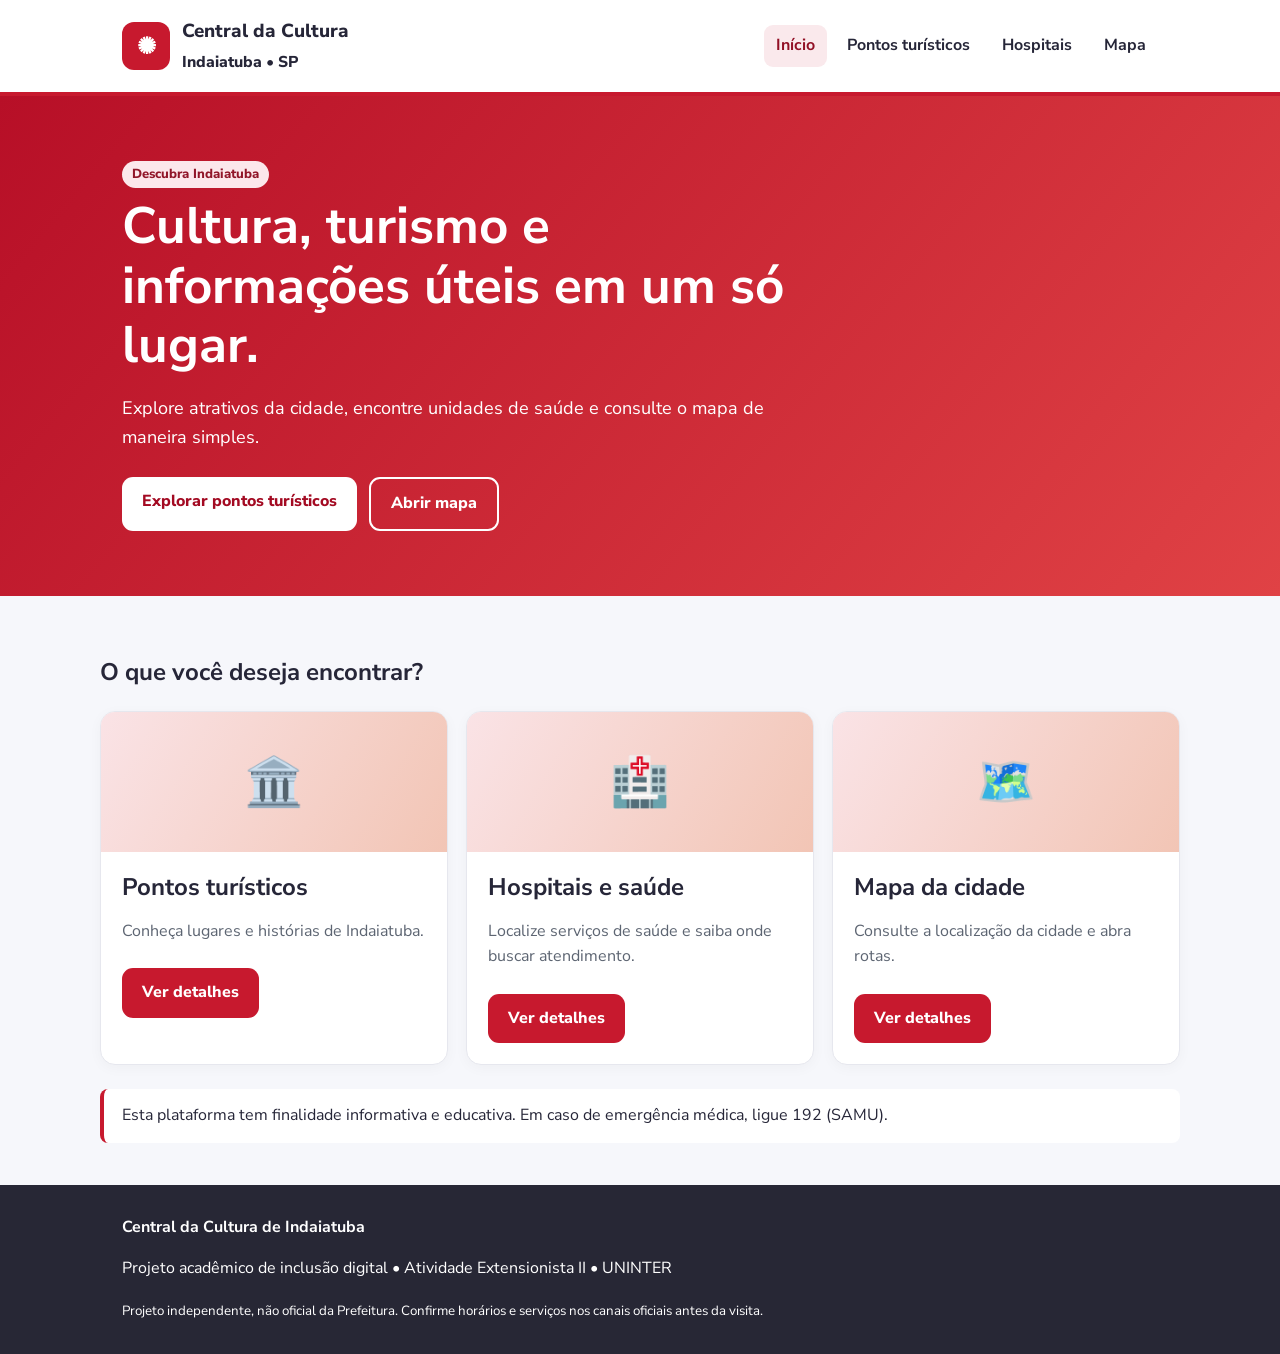
<file: index.html>
<!DOCTYPE html>
<html lang="pt-BR">
<head>
    <meta charset="UTF-8">
    <meta name="viewport" content="width=device-width, initial-scale=1">
    <meta name="description" content="Central da Cultura de Indaiatuba: pontos turísticos, serviços de saúde e mapa da cidade.">
    <title>Início | Central da Cultura de Indaiatuba</title>
    <link rel="stylesheet" href="css/style.css">
</head>
<body>
    <a class="skip" href="#conteudo">Pular para o conteúdo</a>

    <header class="topo">
        <div class="wrap">
            <a class="marca" href="index.html">
                <span class="marca-icone" aria-hidden="true">✺</span>
                <span>Central da Cultura<br><small>Indaiatuba • SP</small></span>
            </a>
            <nav class="nav" aria-label="Navegação principal">
                <a href="index.html" aria-current="page">Início</a>
                <a href="pontos-turisticos.html">Pontos turísticos</a>
                <a href="hospitais.html">Hospitais</a>
                <a href="mapa.html">Mapa</a>
            </nav>
        </div>
    </header>

    <main id="conteudo">
        <section class="hero">
            <div class="wrap">
                <span class="pill">Descubra Indaiatuba</span>
                <h1>Cultura, turismo e informações úteis em um só lugar.</h1>
                <p>Explore atrativos da cidade, encontre unidades de saúde e consulte o mapa de maneira simples.</p>
                <div class="actions">
                    <a class="btn light" href="pontos-turisticos.html">Explorar pontos turísticos</a>
                    <a class="btn outline" href="mapa.html">Abrir mapa</a>
                </div>
            </div>
        </section>

        <section class="section wrap">
            <h2>O que você deseja encontrar?</h2>

            <div class="grid">
                <!-- ========================================== -->
                <!-- OPCIONAL: Pontos Turísticos                -->
                <!-- ========================================== -->
                <article class="card">
                    <div class="visual" aria-hidden="true">
                        <!-- Se quiser colocar uma foto aqui, basta usar o modelo abaixo: -->
                        <!-- <img src="museu.png" alt="Pontos Turísticos" style="width: 100%; height: 100%; object-fit: cover;"> -->
                        <span style="font-size: 3rem;">🏛️</span>
                    </div>
                    
                    <div class="card-content">
                        <h2>Pontos turísticos</h2>
                        <p>Conheça lugares e histórias de Indaiatuba.</p>
                        <a class="btn" href="pontos-turisticos.html">Ver detalhes</a>
                    </div>
                </article>

                <!-- ========================================== -->
                <!-- OPCIONAL: Hospitais e Saúde                -->
                <!-- ========================================== -->
                <article class="card">
                    <div class="visual" aria-hidden="true">
                        <!-- Exemplo com imagem: <img src="hospitais.png" alt="Saúde" style="width: 100%; height: 100%; object-fit: cover;"> -->
                        <span style="font-size: 3rem;">🏥</span>
                    </div>

                    <div class="card-content">
                        <h2>Hospitais e saúde</h2>
                        <p>Localize serviços de saúde e saiba onde buscar atendimento.</p>
                        <a class="btn" href="hospitais.html">Ver detalhes</a>
                    </div>
                </article>

                <!-- ========================================== -->
                <!-- OPCIONAL: Mapa da Cidade                   -->
                <!-- ========================================== -->
                <article class="card">
                    <div class="visual" aria-hidden="true">
                        <!-- Exemplo com imagem: <img src="mapa.png" alt="Mapa" style="width: 100%; height: 100%; object-fit: cover;"> -->
                        <span style="font-size: 3rem;">🗺️</span>
                    </div>

                    <div class="card-content">
                        <h2>Mapa da cidade</h2>
                        <p>Consulte a localização da cidade e abra rotas.</p>
                        <a class="btn" href="mapa.html">Ver detalhes</a>
                    </div>
                </article>
            </div>

            <div class="notice">
                Esta plataforma tem finalidade informativa e educativa. Em caso de emergência médica, ligue 192 (SAMU).
            </div>
        </section>
    </main>

    <footer class="footer">
        <div class="wrap">
            <strong>Central da Cultura de Indaiatuba</strong>
            <p>Projeto acadêmico de inclusão digital • Atividade Extensionista II • UNINTER</p>
            <small>Projeto independente, não oficial da Prefeitura. Confirme horários e serviços nos canais oficiais antes da visita.</small>
        </div>
    </footer>
</body>
</html>
</file>
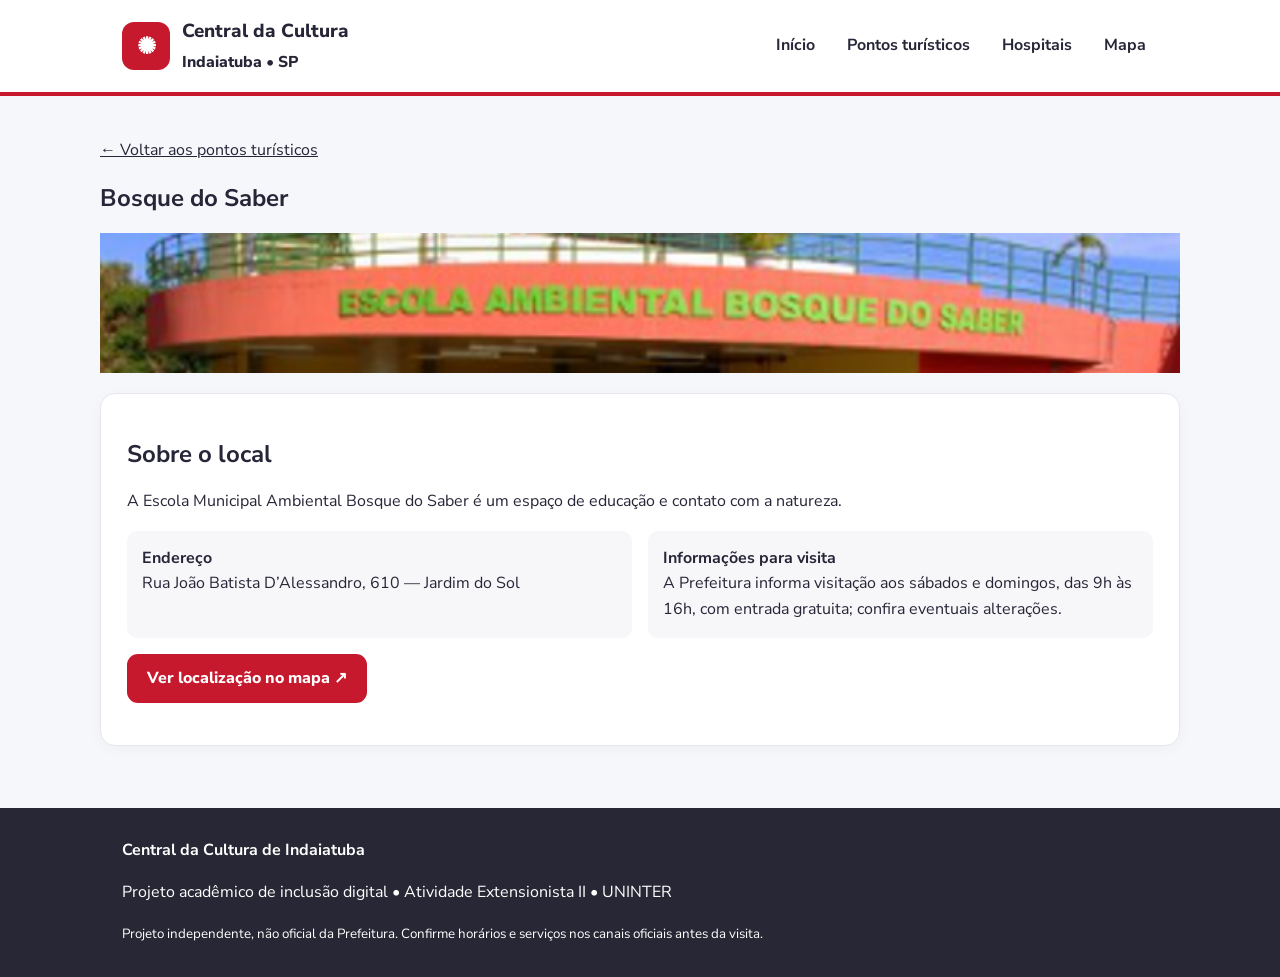
<file: bosque.html>
<!DOCTYPE html>
<html lang="pt-BR">
<head>
    <meta charset="UTF-8">
    <meta name="viewport" content="width=device-width, initial-scale=1">
    <meta name="description" content="Central da Cultura de Indaiatuba: pontos turísticos, serviços de saúde e mapa da cidade.">
    <title>Bosque do Saber | Central da Cultura de Indaiatuba</title>
    <link rel="stylesheet" href="css/style.css">
</head>
<body>
    <a class="skip" href="#conteudo">Pular para o conteúdo</a>

    <header class="topo">
        <div class="wrap">
            <a class="marca" href="index.html">
                <span class="marca-icone" aria-hidden="true">✺</span>
                <span>Central da Cultura<br><small>Indaiatuba • SP</small></span>
            </a>
            <nav class="nav" aria-label="Navegação principal">
                <a href="index.html">Início</a>
                <a href="pontos-turisticos.html">Pontos turísticos</a>
                <a href="hospitais.html">Hospitais</a>
                <a href="mapa.html">Mapa</a>
            </nav>
        </div>
    </header>

    <main id="conteudo">
        <section class="section wrap">
            <a href="pontos-turisticos.html">← Voltar aos pontos turísticos</a>
            <h1>Bosque do Saber</h1>

            <!-- ============================================================ -->
            <!-- ESPAÇO PARA A FOTO DO BOSQUE DO SABER                        -->
            <!-- ============================================================ -->
            <div class="visual" aria-hidden="true">
                        <img src="bosque2.png" alt="Bosque do saber" style="width: 100%; height: 100%; object-fit: cover;">
                    </div>

            <div class="panel">
                <h2>Sobre o local</h2>
                <p>A Escola Municipal Ambiental Bosque do Saber é um espaço de educação e contato com a natureza.</p>

                <div class="details">
                    <div class="fact">
                        <strong>Endereço</strong>
                        Rua João Batista D’Alessandro, 610 — Jardim do Sol
                    </div>
                    <div class="fact">
                        <strong>Informações para visita</strong>
                        A Prefeitura informa visitação aos sábados e domingos, das 9h às 16h, com entrada gratuita; confira eventuais alterações.
                    </div>
                </div>

                <p>
                    <a class="btn" href="https://www.google.com/maps/search/?api=1&amp;query=Bosque%20do%20Saber%20Rua%20Jo%C3%A3o%20Batista%20D%E2%80%99Alessandro%2C%20610%20%E2%80%94%20Jardim%20do%20Sol%20Indaiatuba%20SP" target="_blank" rel="noopener noreferrer">Ver localização no mapa ↗</a>
                </p>
            </div>
        </section>
    </main>

    <footer class="footer">
        <div class="wrap">
            <strong>Central da Cultura de Indaiatuba</strong>
            <p>Projeto acadêmico de inclusão digital • Atividade Extensionista II • UNINTER</p>
            <small>Projeto independente, não oficial da Prefeitura. Confirme horários e serviços nos canais oficiais antes da visita.</small>
        </div>
    </footer>
</body>
</html>
</file>
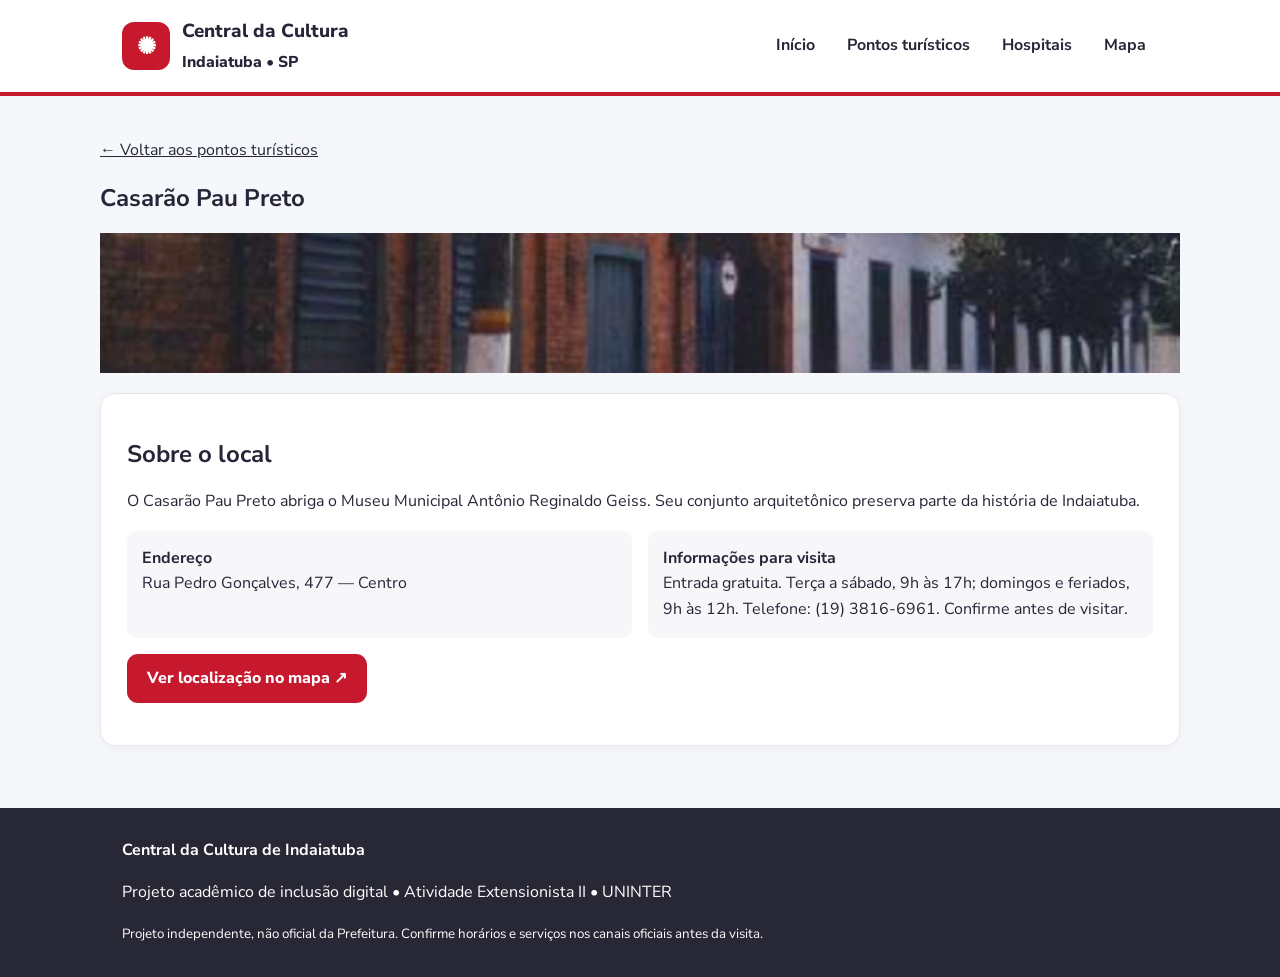
<file: casarao.html>
<!DOCTYPE html>
<html lang="pt-BR">
<head>
    <meta charset="UTF-8">
    <meta name="viewport" content="width=device-width, initial-scale=1">
    <meta name="description" content="Central da Cultura de Indaiatuba: pontos turísticos, serviços de saúde e mapa da cidade.">
    <title>Casarão Pau Preto | Central da Cultura de Indaiatuba</title>
    <link rel="stylesheet" href="css/style.css">
</head>
<body>
    <a class="skip" href="#conteudo">Pular para o conteúdo</a>

    <header class="topo">
        <div class="wrap">
            <a class="marca" href="index.html">
                <span class="marca-icone" aria-hidden="true">✺</span>
                <span>Central da Cultura<br><small>Indaiatuba • SP</small></span>
            </a>
            <nav class="nav" aria-label="Navegação principal">
                <a href="index.html">Início</a>
                <a href="pontos-turisticos.html">Pontos turísticos</a>
                <a href="hospitais.html">Hospitais</a>
                <a href="mapa.html">Mapa</a>
            </nav>
        </div>
    </header>

    <main id="conteudo">
        <section class="section wrap">
            <a href="pontos-turisticos.html">← Voltar aos pontos turísticos</a>
            <h1>Casarão Pau Preto</h1>

            <!-- ============================================================ -->
            <!-- ESPAÇO PARA A FOTO DO CASARÃO PAU PRETO                      -->
            <!-- ============================================================ -->
            <div class="visual" aria-hidden="true">
                        <img src="museu2.png" alt="Casarão Pau Preto" style="width: 100%; height: 100%; object-fit: cover;">
                    </div>

            <div class="panel">
                <h2>Sobre o local</h2>
                <p>O Casarão Pau Preto abriga o Museu Municipal Antônio Reginaldo Geiss. Seu conjunto arquitetônico preserva parte da história de Indaiatuba.</p>

                <div class="details">
                    <div class="fact">
                        <strong>Endereço</strong>
                        Rua Pedro Gonçalves, 477 — Centro
                    </div>
                    <div class="fact">
                        <strong>Informações para visita</strong>
                        Entrada gratuita. Terça a sábado, 9h às 17h; domingos e feriados, 9h às 12h. Telefone: (19) 3816-6961. Confirme antes de visitar.
                    </div>
                </div>

                <p>
                    <a class="btn" href="https://www.google.com/maps/search/?api=1&amp;query=Casar%C3%A3o%20Pau%20Preto%20Rua%20Pedro%20Gon%C3%A7alves%2C%20477%20%E2%80%94%20Centro%20Indaiatuba%20SP" target="_blank" rel="noopener noreferrer">Ver localização no mapa ↗</a>
                </p>
            </div>
        </section>
    </main>

    <footer class="footer">
        <div class="wrap">
            <strong>Central da Cultura de Indaiatuba</strong>
            <p>Projeto acadêmico de inclusão digital • Atividade Extensionista II • UNINTER</p>
            <small>Projeto independente, não oficial da Prefeitura. Confirme horários e serviços nos canais oficiais antes da visita.</small>
        </div>
    </footer>
</body>
</html>
</file>
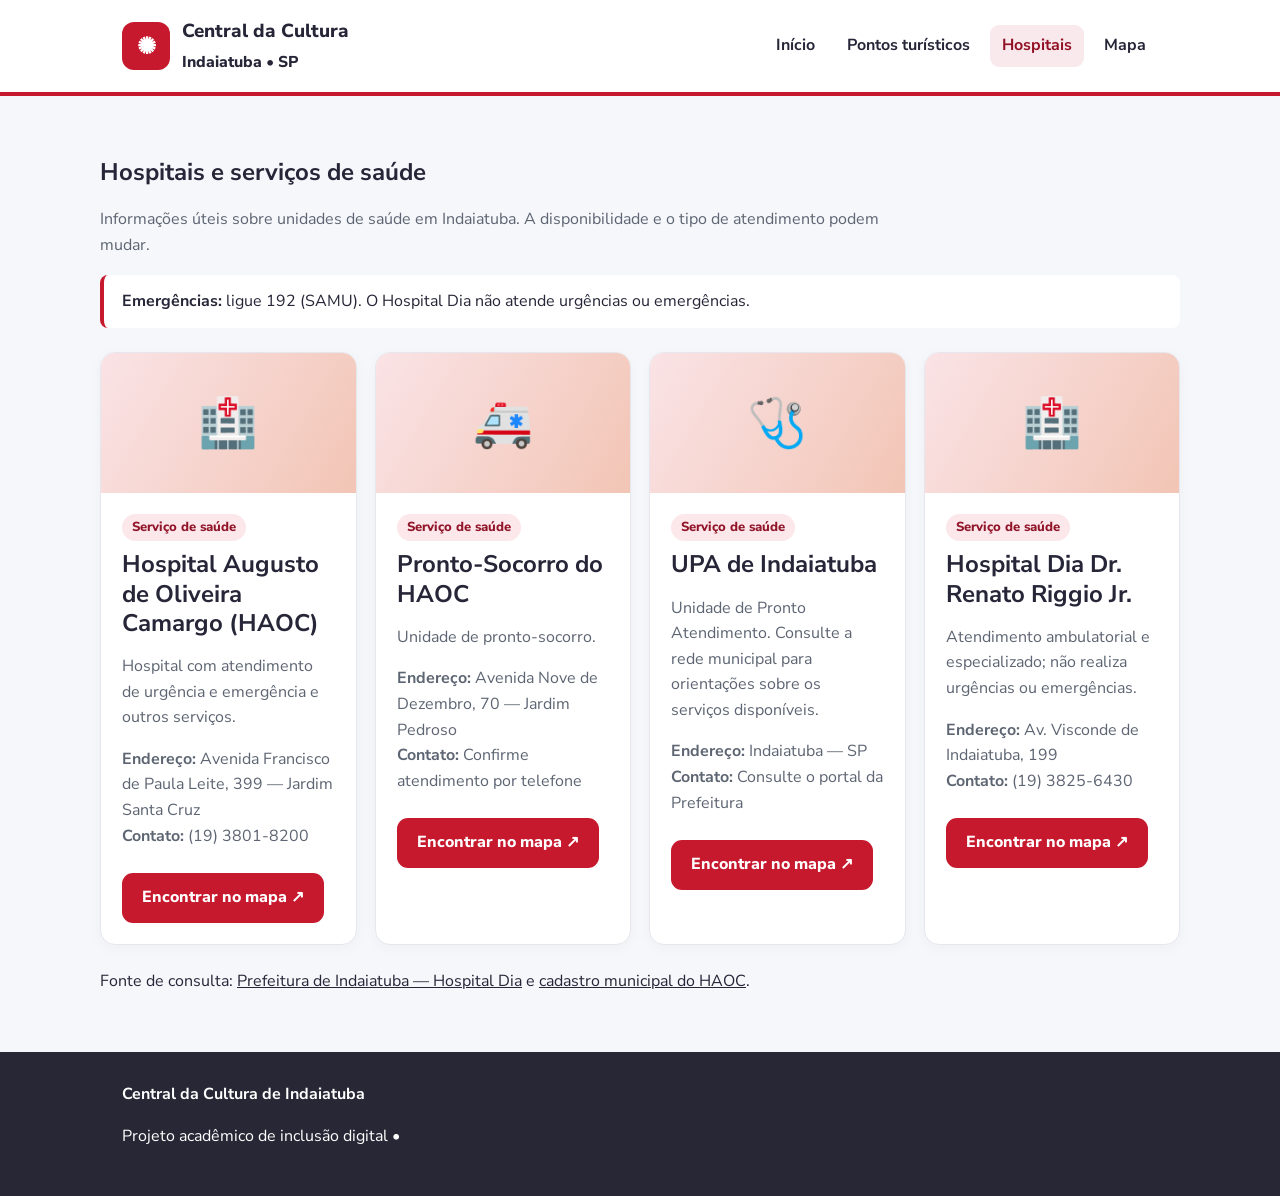
<file: hospitais.html>
<!DOCTYPE html>
<html lang="pt-BR">
<head>
    <meta charset="UTF-8">
    <meta name="viewport" content="width=device-width, initial-scale=1">
    <meta name="description" content="Central da Cultura de Indaiatuba: pontos turísticos, serviços de saúde e mapa da cidade.">
    <title>Hospitais e serviços de saúde | Central da Cultura de Indaiatuba</title>
    <link rel="stylesheet" href="css/style.css">
</head>
<body>
    <a class="skip" href="#conteudo">Pular para o conteúdo</a>

    <header class="topo">
        <div class="wrap">
            <a class="marca" href="index.html">
                <span class="marca-icone" aria-hidden="true">✺</span>
                <span>Central da Cultura<br><small>Indaiatuba • SP</small></span>
            </a>
            <nav class="nav" aria-label="Navegação principal">
                <a href="index.html">Início</a>
                <a href="pontos-turisticos.html">Pontos turísticos</a>
                <a href="hospitais.html" aria-current="page">Hospitais</a>
                <a href="mapa.html">Mapa</a>
            </nav>
        </div>
    </header>

    <main id="conteudo">
        <section class="section wrap">
            <h1>Hospitais e serviços de saúde</h1>
            <p class="sub">Informações úteis sobre unidades de saúde em Indaiatuba. A disponibilidade e o tipo de atendimento podem mudar.</p>

            <div class="notice">
                <strong>Emergências:</strong> ligue 192 (SAMU). O Hospital Dia não atende urgências ou emergências.
            </div>

            <div class="grid">
                <!-- ========================================== -->
                <!-- UNIDADE 1: Hospital Augusto de Oliveira Camargo -->
                <!-- ========================================== -->
                <article class="card">
                    <div class="visual" aria-hidden="true">
                        <!-- Se quiser colocar uma imagem, use: -->
                        <!-- <img src="haoc.png" alt="HAOC" style="width: 100%; height: 100%; object-fit: cover;"> -->
                        <span style="font-size: 3rem;">🏥</span>
                    </div>

                    <div class="card-content">
                        <span class="pill">Serviço de saúde</span>
                        <h2>Hospital Augusto de Oliveira Camargo (HAOC)</h2>
                        <p>Hospital com atendimento de urgência e emergência e outros serviços.</p>
                        <p>
                            <strong>Endereço:</strong> Avenida Francisco de Paula Leite, 399 — Jardim Santa Cruz<br>
                            <strong>Contato:</strong> (19) 3801-8200
                        </p>
                        <a class="btn" target="_blank" rel="noopener noreferrer" href="https://www.google.com/maps/search/?api=1&amp;query=Hospital%20Augusto%20de%20Oliveira%20Camargo%20Indaiatuba%20SP">Encontrar no mapa ↗</a>
                    </div>
                </article>

                <!-- ========================================== -->
                <!-- UNIDADE 2: Pronto-Socorro do HAOC          -->
                <!-- ========================================== -->
                <article class="card">
                    <div class="visual" aria-hidden="true">
                        <span style="font-size: 3rem;">🚑</span>
                    </div>

                    <div class="card-content">
                        <span class="pill">Serviço de saúde</span>
                        <h2>Pronto-Socorro do HAOC</h2>
                        <p>Unidade de pronto-socorro.</p>
                        <p>
                            <strong>Endereço:</strong> Avenida Nove de Dezembro, 70 — Jardim Pedroso<br>
                            <strong>Contato:</strong> Confirme atendimento por telefone
                        </p>
                        <a class="btn" target="_blank" rel="noopener noreferrer" href="https://www.google.com/maps/search/?api=1&amp;query=Pronto%20Socorro%20HAOC%20Indaiatuba%20SP">Encontrar no mapa ↗</a>
                    </div>
                </article>

                <!-- ========================================== -->
                <!-- UNIDADE 3: UPA de Indaiatuba               -->
                <!-- ========================================== -->
                <article class="card">
                    <div class="visual" aria-hidden="true">
                        <span style="font-size: 3rem;">🩺</span>
                    </div>

                    <div class="card-content">
                        <span class="pill">Serviço de saúde</span>
                        <h2>UPA de Indaiatuba</h2>
                        <p>Unidade de Pronto Atendimento. Consulte a rede municipal para orientações sobre os serviços disponíveis.</p>
                        <p>
                            <strong>Endereço:</strong> Indaiatuba — SP<br>
                            <strong>Contato:</strong> Consulte o portal da Prefeitura
                        </p>
                        <a class="btn" target="_blank" rel="noopener noreferrer" href="https://www.google.com/maps/search/?api=1&amp;query=UPA%20Indaiatuba%20SP">Encontrar no mapa ↗</a>
                    </div>
                </article>

                <!-- ========================================== -->
                <!-- UNIDADE 4: Hospital Dia                    -->
                <!-- ========================================== -->
                <article class="card">
                    <div class="visual" aria-hidden="true">
                        <span style="font-size: 3rem;">🏥</span>
                    </div>

                    <div class="card-content">
                        <span class="pill">Serviço de saúde</span>
                        <h2>Hospital Dia Dr. Renato Riggio Jr.</h2>
                        <p>Atendimento ambulatorial e especializado; não realiza urgências ou emergências.</p>
                        <p>
                            <strong>Endereço:</strong> Av. Visconde de Indaiatuba, 199<br>
                            <strong>Contato:</strong> (19) 3825-6430
                        </p>
                        <a class="btn" target="_blank" rel="noopener noreferrer" href="https://www.google.com/maps/search/?api=1&amp;query=Hospital%20Dia%20Renato%20Riggio%20Indaiatuba%20SP">Encontrar no mapa ↗</a>
                    </div>
                </article>
            </div>

            <p>
                Fonte de consulta: 
                <a href="https://www.indaiatuba.sp.gov.br/saude/atencao-especializada/hospital-dia/" target="_blank" rel="noopener noreferrer">Prefeitura de Indaiatuba — Hospital Dia</a> 
                e 
                <a href="https://www.indaiatuba.sp.gov.br/terceiro-setor/osc/perfil/26/" target="_blank" rel="noopener noreferrer">cadastro municipal do HAOC</a>.
            </p>
        </section>
    </main>

    <footer class="footer">
        <div class="wrap">
            <strong>Central da Cultura de Indaiatuba</strong>
            <p>Projeto acadêmico de inclusão digital •
</file>
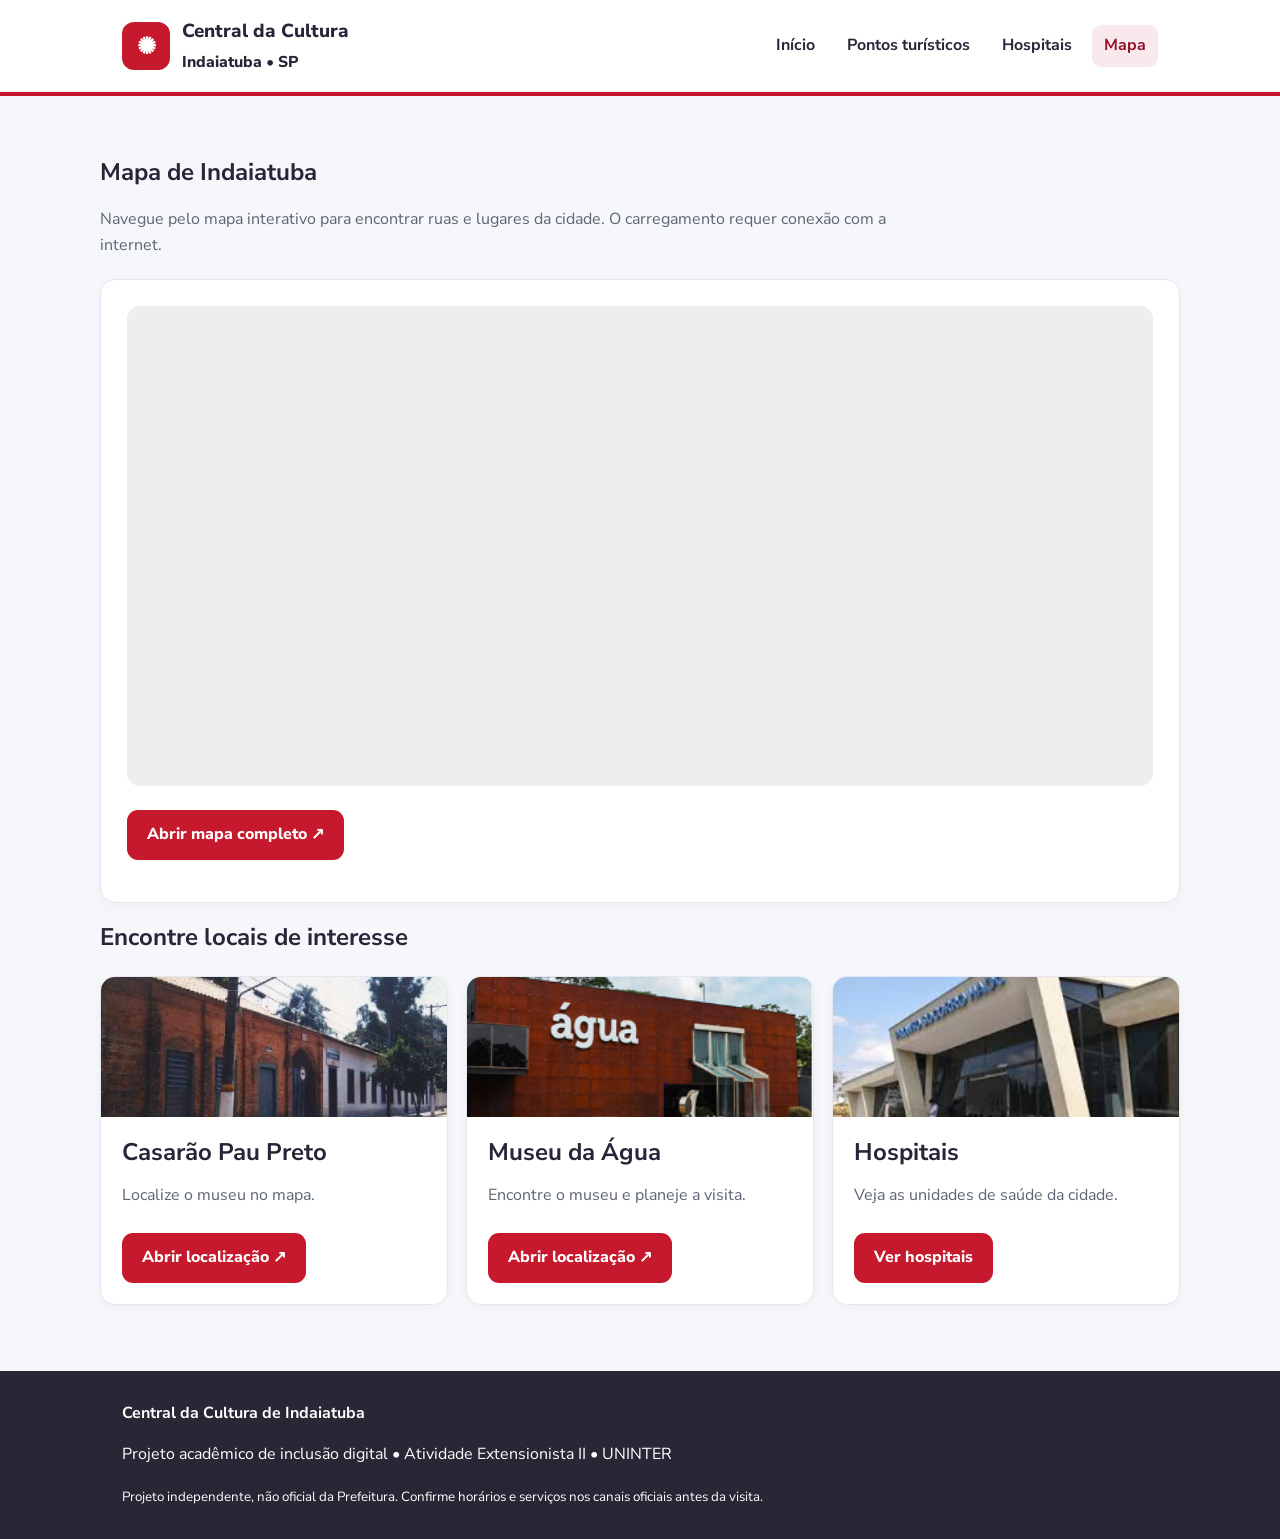
<file: mapa.html>
<!DOCTYPE html>
<html lang="pt-BR">
<head>
    <meta charset="UTF-8">
    <meta name="viewport" content="width=device-width, initial-scale=1">
    <meta name="description" content="Central da Cultura de Indaiatuba: pontos turísticos, serviços de saúde e mapa da cidade.">
    <title>Mapa da cidade | Central da Cultura de Indaiatuba</title>
    <link rel="stylesheet" href="css/style.css">
</head>
<body>
    <a class="skip" href="#conteudo">Pular para o conteúdo</a>
    
    <header class="topo">
        <div class="wrap">
            <a class="marca" href="index.html">
                <span class="marca-icone" aria-hidden="true">✺</span>
                <span>Central da Cultura<br><small>Indaiatuba • SP</small></span>
            </a>
            <nav class="nav" aria-label="Navegação principal">
                <a href="index.html">Início</a>
                <a href="pontos-turisticos.html">Pontos turísticos</a>
                <a href="hospitais.html">Hospitais</a>
                <a href="mapa.html" aria-current="page">Mapa</a>
            </nav>
        </div>
    </header>

    <main id="conteudo">
        <section class="section wrap">
            <h1>Mapa de Indaiatuba</h1>
            <p class="sub">Navegue pelo mapa interativo para encontrar ruas e lugares da cidade. O carregamento requer conexão com a internet.</p>
            
            <div class="panel">
                <iframe class="mapframe" loading="lazy" title="Mapa interativo de Indaiatuba em São Paulo" src="https://maps.google.com/maps?q=Indaiatuba%2C%20SP&amp;output=embed" referrerpolicy="no-referrer-when-downgrade"></iframe>
                <p>
                    <a class="btn" href="https://www.google.com/maps/search/?api=1&amp;query=Indaiatuba%20SP" target="_blank" rel="noopener noreferrer">Abrir mapa completo ↗</a>
                </p>
            </div>

            <h2>Encontre locais de interesse</h2>
            
            <div class="grid">
                <!-- ========================================== -->
                <!-- PONTO 1: Casarão Pau Preto                 -->
                <!-- ========================================== -->
                <article class="card">
                    <div class="visual" aria-hidden="true">
                        <img src="museu.png" alt="Casarão Pau Preto" style="width: 100%; height: 100%; object-fit: cover;">
                    </div>
                    
                    <div class="card-content">
                        <h2>Casarão Pau Preto</h2>
                        <p>Localize o museu no mapa.</p>
                        <a class="btn" href="https://www.google.com/maps/search/?api=1&amp;query=Casarao+Pau+Preto+Indaiatuba">Abrir localização ↗</a>
                    </div>
                </article>

                <!-- ========================================== -->
                <!-- PONTO 2: Museu da Água                     -->
                <!-- ========================================== -->
                <article class="card">
                    <div class="visual" aria-hidden="true">
                        <img src="agua.png" alt="Museu da agua" style="width: 100%; height: 100%; object-fit: cover;">
                    </div>
                    
                    <div class="card-content">
                        <h2>Museu da Água</h2>
                        <p>Encontre o museu e planeje a visita.</p>
                        <a class="btn" href="https://www.google.com/maps/search/?api=1&amp;query=Museu+da+Agua+Indaiatuba">Abrir localização ↗</a>
                    </div>
                </article>

                <!-- ========================================== -->
                <!-- PONTO 3: Hospitais                         -->
                <!-- ========================================== -->
                <article class="card">
                    <div class="visual" aria-hidden="true">
                        <img src="haoc.png" alt="Hospitais" style="width: 100%; height: 100%; object-fit: cover;">
                    </div>
                    
                    <div class="card-content">
                        <h2>Hospitais</h2>
                        <p>Veja as unidades de saúde da cidade.</p>
                        <a class="btn" href="hospitais.html">Ver hospitais</a>
                    </div>
                </article>
            </div>
        </section>
    </main>

    <footer class="footer">
        <div class="wrap">
            <strong>Central da Cultura de Indaiatuba</strong>
            <p>Projeto acadêmico de inclusão digital • Atividade Extensionista II • UNINTER</p>
            <small>Projeto independente, não oficial da Prefeitura. Confirme horários e serviços nos canais oficiais antes da visita.</small>
        </div>
    </footer>
</body>
</html>
</file>
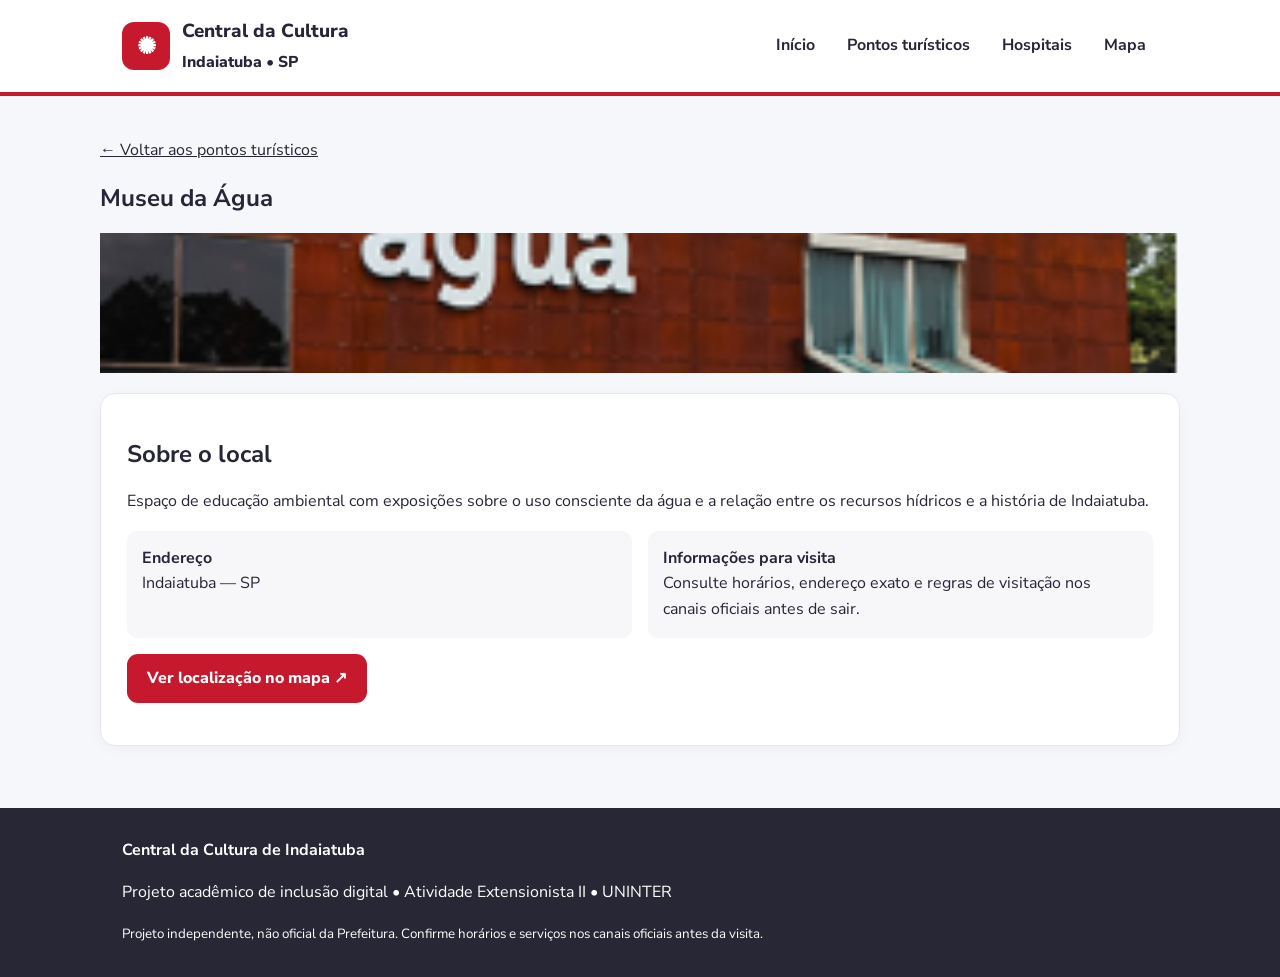
<file: museu-agua.html>
<!DOCTYPE html>
<html lang="pt-BR">
<head>
    <meta charset="UTF-8">
    <meta name="viewport" content="width=device-width, initial-scale=1">
    <meta name="description" content="Central da Cultura de Indaiatuba: pontos turísticos, serviços de saúde e mapa da cidade.">
    <title>Museu da Água | Central da Cultura de Indaiatuba</title>
    <link rel="stylesheet" href="css/style.css">
</head>
<body>
    <a class="skip" href="#conteudo">Pular para o conteúdo</a>

    <header class="topo">
        <div class="wrap">
            <a class="marca" href="index.html">
                <span class="marca-icone" aria-hidden="true">✺</span>
                <span>Central da Cultura<br><small>Indaiatuba • SP</small></span>
            </a>
            <nav class="nav" aria-label="Navegação principal">
                <a href="index.html">Início</a>
                <a href="pontos-turisticos.html">Pontos turísticos</a>
                <a href="hospitais.html">Hospitais</a>
                <a href="mapa.html">Mapa</a>
            </nav>
        </div>
    </header>

    <main id="conteudo">
        <section class="section wrap">
            <a href="pontos-turisticos.html">← Voltar aos pontos turísticos</a>
            <h1>Museu da Água</h1>

            <!-- ============================================================ -->
            <!-- ESPAÇO PARA A FOTO DO MUSEU DA ÁGUA                          -->
            <!-- ============================================================ -->
            <div class="visual" aria-hidden="true">
                        <img src="agua.png" alt="Museu da agua" style="width: 100%; height: 100%; object-fit: cover;">
                    </div>

            <div class="panel">
                <h2>Sobre o local</h2>
                <p>Espaço de educação ambiental com exposições sobre o uso consciente da água e a relação entre os recursos hídricos e a história de Indaiatuba.</p>

                <div class="details">
                    <div class="fact">
                        <strong>Endereço</strong>
                        Indaiatuba — SP
                    </div>
                    <div class="fact">
                        <strong>Informações para visita</strong>
                        Consulte horários, endereço exato e regras de visitação nos canais oficiais antes de sair.
                    </div>
                </div>

                <p>
                    <a class="btn" href="https://www.google.com/maps/search/?api=1&amp;query=Museu%20da%20%C3%81gua%20Indaiatuba%20%E2%80%94%20SP%20Indaiatuba%20SP" target="_blank" rel="noopener noreferrer">Ver localização no mapa ↗</a>
                </p>
            </div>
        </section>
    </main>

    <footer class="footer">
        <div class="wrap">
            <strong>Central da Cultura de Indaiatuba</strong>
            <p>Projeto acadêmico de inclusão digital • Atividade Extensionista II • UNINTER</p>
            <small>Projeto independente, não oficial da Prefeitura. Confirme horários e serviços nos canais oficiais antes da visita.</small>
        </div>
    </footer>
</body>
</html>
</file>
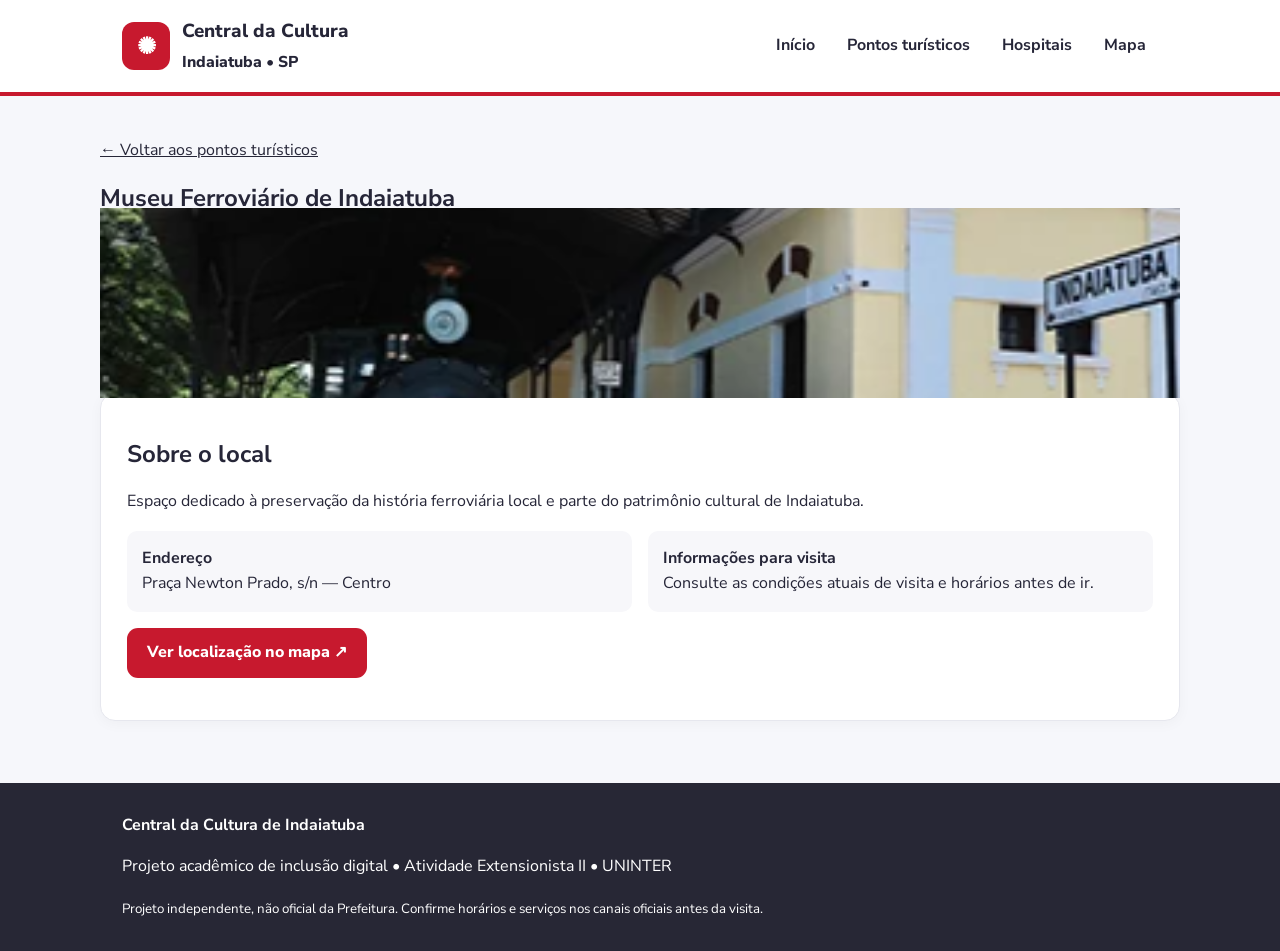
<file: museu-ferroviario.html>
<!DOCTYPE html>
<html lang="pt-BR">
<head>
    <meta charset="UTF-8">
    <meta name="viewport" content="width=device-width, initial-scale=1">
    <meta name="description" content="Central da Cultura de Indaiatuba: pontos turísticos, serviços de saúde e mapa da cidade.">
    <title>Museu Ferroviário de Indaiatuba | Central da Cultura de Indaiatuba</title>
    <link rel="stylesheet" href="css/style.css">
</head>
<body>
    <a class="skip" href="#conteudo">Pular para o conteúdo</a>

    <header class="topo">
        <div class="wrap">
            <a class="marca" href="index.html">
                <span class="marca-icone" aria-hidden="true">✺</span>
                <span>Central da Cultura<br><small>Indaiatuba • SP</small></span>
            </a>
            <nav class="nav" aria-label="Navegação principal">
                <a href="index.html">Início</a>
                <a href="pontos-turisticos.html">Pontos turísticos</a>
                <a href="hospitais.html">Hospitais</a>
                <a href="mapa.html">Mapa</a>
            </nav>
        </div>
    </header>

    <main id="conteudo">
        <section class="section wrap">
            <a href="pontos-turisticos.html">← Voltar aos pontos turísticos</a>
            <h1>Museu Ferroviário de Indaiatuba</h1>

            <!-- ============================================================ -->
            <!-- ESPAÇO PARA A FOTO DO MUSEU FERROVIÁRIO                      -->
            <!-- ============================================================ -->
            <div class="visual" aria-hidden="true">
                        <img src="ferrovia.png" alt="museu museu-ferroviario" style="width: 100%; height: 190px; object-fit: cover;">
                    </div>

            <div class="panel">
                <h2>Sobre o local</h2>
                <p>Espaço dedicado à preservação da história ferroviária local e parte do patrimônio cultural de Indaiatuba.</p>

                <div class="details">
                    <div class="fact">
                        <strong>Endereço</strong>
                        Praça Newton Prado, s/n — Centro
                    </div>
                    <div class="fact">
                        <strong>Informações para visita</strong>
                        Consulte as condições atuais de visita e horários antes de ir.
                    </div>
                </div>

                <p>
                    <a class="btn" href="https://www.google.com/maps/search/?api=1&amp;query=Museu%20Ferrovi%C3%A1rio%20de%20Indaiatuba%20Pra%C3%A7a%20Newton%20Prado%2C%20s/n%20%E2%80%94%20Centro%20Indaiatuba%20SP" target="_blank" rel="noopener noreferrer">Ver localização no mapa ↗</a>
                </p>
            </div>
        </section>
    </main>

    <footer class="footer">
        <div class="wrap">
            <strong>Central da Cultura de Indaiatuba</strong>
            <p>Projeto acadêmico de inclusão digital • Atividade Extensionista II • UNINTER</p>
            <small>Projeto independente, não oficial da Prefeitura. Confirme horários e serviços nos canais oficiais antes da visita.</small>
        </div>
    </footer>
</body>
</html>
</file>
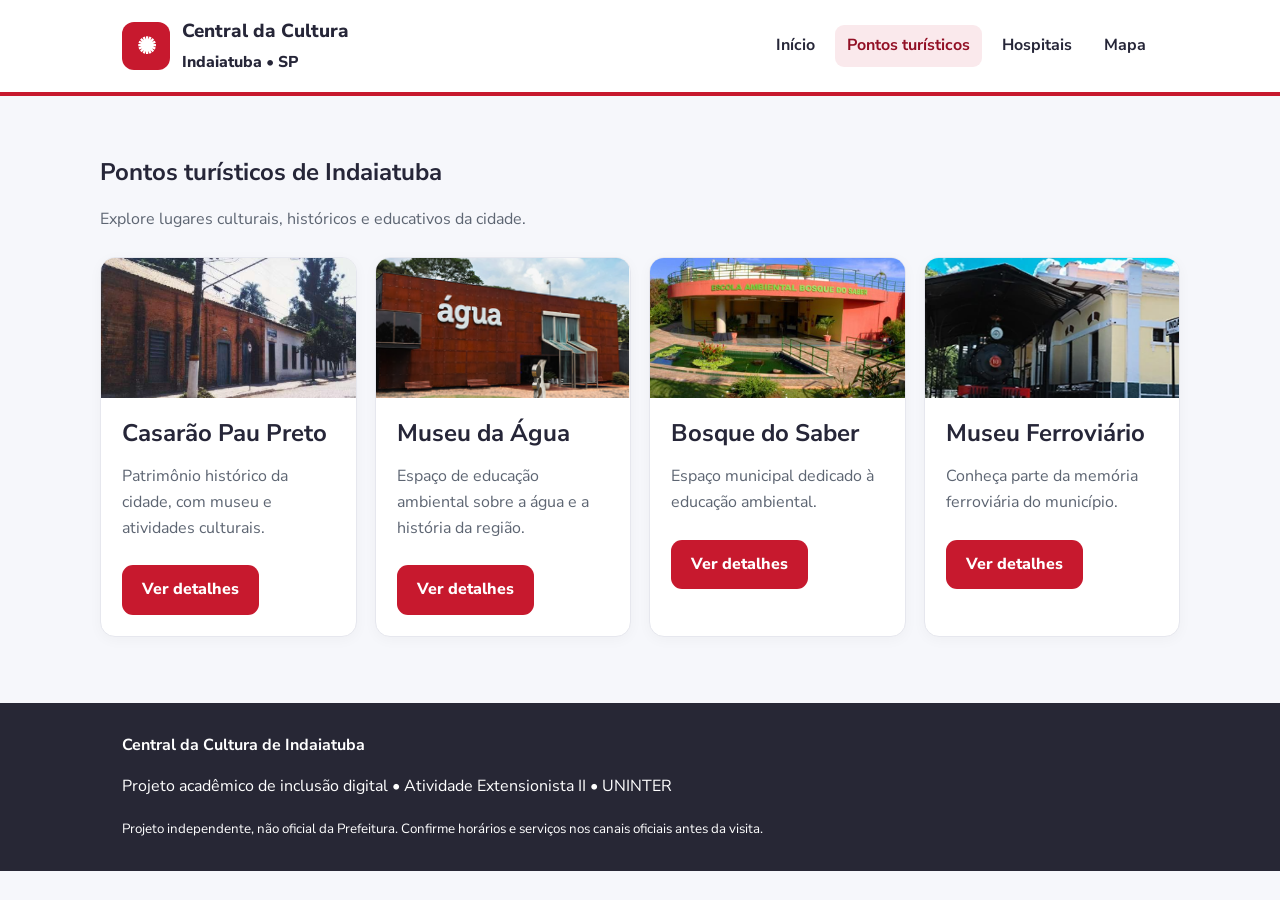
<file: pontos-turisticos.html>
<!DOCTYPE html>
<html lang="pt-BR">
<head>
    <meta charset="UTF-8">
    <meta name="viewport" content="width=device-width, initial-scale=1">
    <meta name="description" content="Central da Cultura de Indaiatuba: pontos turísticos, serviços de saúde e mapa da cidade.">
    <title>Pontos turísticos | Central da Cultura de Indaiatuba</title>
    <link rel="stylesheet" href="css/style.css">
</head>
<body>
    <a class="skip" href="#conteudo">Pular para o conteúdo</a>

    <header class="topo">
        <div class="wrap">
            <a class="marca" href="index.html">
                <span class="marca-icone" aria-hidden="true">✺</span>
                <span>Central da Cultura<br><small>Indaiatuba • SP</small></span>
            </a>
            <nav class="nav" aria-label="Navegação principal">
                <a href="index.html">Início</a>
                <a href="pontos-turisticos.html" aria-current="page">Pontos turísticos</a>
                <a href="hospitais.html">Hospitais</a>
                <a href="mapa.html">Mapa</a>
            </nav>
        </div>
    </header>

    <main id="conteudo">
        <section class="section wrap">
            <h1>Pontos turísticos de Indaiatuba</h1>
            <p class="sub">Explore lugares culturais, históricos e educativos da cidade.</p>

            <div class="grid">
                <!-- ========================================== -->
                <!-- PONTO 1: Casarão Pau Preto                 -->
                <!-- ========================================== -->
                <article class="card">
                    <div class="visual" aria-hidden="true">
                        <img src="museu.png" alt="Casarão Pau Preto" style="width: 100%; height: 100%; object-fit: cover;">
                    </div>
                    
                    <div class="card-content">
                        <h2>Casarão Pau Preto</h2>
                        <p>Patrimônio histórico da cidade, com museu e atividades culturais.</p>
                        <a class="btn" href="casarao.html">Ver detalhes</a>
                    </div>
                </article>

                <!-- ========================================== -->
                <!-- PONTO 2: Museu da Água                     -->
                <!-- ========================================== -->
                <article class="card">
                    <div class="visual" aria-hidden="true">
                        <img src="agua.png" alt="Museu da agua" style="width: 100%; height: 100%; object-fit: cover;">
                    </div>

                    <div class="card-content">
                        <h2>Museu da Água</h2>
                        <p>Espaço de educação ambiental sobre a água e a história da região.</p>
                        <a class="btn" href="museu-agua.html">Ver detalhes</a>
                    </div>
                </article>

                <!-- ========================================== -->
                <!-- PONTO 3: Bosque do Saber                   -->
                <!-- ========================================== -->
                <article class="card">
                    <div class="visual" aria-hidden="true">
                        <img src="bosque.png" alt="Bosque do saber" style="width: 100%; height: 100%; object-fit: cover;">
                    </div>

                    <div class="card-content">
                        <h2>Bosque do Saber</h2>
                        <p>Espaço municipal dedicado à educação ambiental.</p>
                        <a class="btn" href="bosque.html">Ver detalhes</a>
                    </div>
                </article>

                <!-- ========================================== -->
                <!-- PONTO 4: Museu Ferroviário                 -->
                <!-- ========================================== -->
                <article class="card">
                    <div class="visual" aria-hidden="true">
                        <img src="ferrovia.png" alt="museu museu-ferroviario" style="width: 100%; height: 100%; object-fit: cover;">
                    </div>

                    <div class="card-content">
                        <h2>Museu Ferroviário</h2>
                        <p>Conheça parte da memória ferroviária do município.</p>
                        <a class="btn" href="museu-ferroviario.html">Ver detalhes</a>
                    </div>
                </article>
            </div>
        </section>
    </main>

    <footer class="footer">
        <div class="wrap">
            <strong>Central da Cultura de Indaiatuba</strong>
            <p>Projeto acadêmico de inclusão digital • Atividade Extensionista II • UNINTER</p>
            <small>Projeto independente, não oficial da Prefeitura. Confirme horários e serviços nos canais oficiais antes da visita.</small>
        </div>
    </footer>
</body>
</html>
</file>
<file: css/style.css>
@import url('https://fonts.googleapis.com/css2?family=Nunito+Sans:wght@400;600;700;800&display=swap');
:root{--red:#c7192e;--dark:#262638;--muted:#5d6572;--paper:#fff;--back:#f6f7fb;--line:#e6e7ee}*{box-sizing:border-box}html{scroll-behavior:smooth}body{margin:0;font:16px/1.6 'Nunito Sans',Arial,sans-serif;background:var(--back);color:var(--dark)}a{color:inherit}a:focus-visible,button:focus-visible{outline:3px solid #1467c4;outline-offset:4px}.topo{background:white;border-bottom:4px solid var(--red)}.wrap{max-width:1080px;margin:auto;padding:0 22px}.topo .wrap{display:flex;align-items:center;justify-content:space-between;gap:16px;padding-top:16px;padding-bottom:16px;flex-wrap:wrap}.marca{display:flex;align-items:center;gap:12px;text-decoration:none;font-weight:800;font-size:1.18rem}.marca-icone{display:grid;place-items:center;color:white;background:var(--red);width:48px;height:48px;border-radius:12px;font-size:1.45rem}.nav{display:flex;gap:8px;flex-wrap:wrap}.nav a{text-decoration:none;padding:8px 12px;border-radius:9px;font-weight:700}.nav a:hover,.nav a[aria-current=page]{background:#fae9ec;color:#921025}main{min-height:66vh}.hero{background:linear-gradient(130deg,#b70f27,#e04245);color:white;padding:65px 0}.hero h1{font-size:clamp(2rem,4vw,3.2rem);line-height:1.16;max-width:700px;margin:0 0 12px}.hero p{max-width:680px;font-size:1.13rem}.actions{display:flex;gap:12px;flex-wrap:wrap;margin-top:26px}.btn{display:inline-block;text-align:center;background:var(--red);color:white;text-decoration:none;border:0;border-radius:11px;padding:12px 20px;font-weight:800;cursor:pointer}.btn.light{background:white;color:#a30a22}.btn.outline{border:2px solid white;background:transparent}.btn:hover{filter:brightness(.95)}.section{padding:42px 0}.section h1,.section h2{line-height:1.22}.sub{color:var(--muted);max-width:800px}.grid{display:grid;grid-template-columns:repeat(auto-fit,minmax(240px,1fr));gap:18px;margin:24px 0}.card,.panel{background:white;border:1px solid var(--line);border-radius:15px;overflow:hidden;box-shadow:0 3px 14px #18182809}.card-content{padding:21px}.card h2,.card h3{margin:0 0 10px}.card p{color:var(--muted)}.card .btn{margin-top:8px}.visual{height:140px;display:flex;justify-content:center;align-items:center;background:linear-gradient(120deg,#fae3e6,#f2c5b5);font-size:3rem}.panel{padding:26px;margin:20px 0}.mini{font-size:.92rem;color:var(--muted)}.pill{display:inline-block;background:#fce7eb;color:#911629;border-radius:20px;font-size:.82rem;font-weight:800;padding:3px 10px;margin-bottom:9px}.details{display:grid;grid-template-columns:1fr 1fr;gap:16px}.fact{background:#f7f7fa;padding:15px;border-radius:10px}.fact strong{display:block}.mapframe{width:100%;height:480px;border:0;border-radius:13px;background:#eee}.footer{padding:30px 0;background:#272735;color:white}.footer a{color:white}.search{width:100%;max-width:500px;padding:12px 16px;border:1px solid #abb3c4;border-radius:10px;font:inherit}.notice{border-left:4px solid var(--red);padding:14px 18px;background:white;border-radius:8px}.skip{position:absolute;left:-10000px;top:auto}.skip:focus{left:12px;top:12px;background:white;color:black;padding:10px;z-index:30}@media(max-width:650px){.details{grid-template-columns:1fr}.nav{gap:3px}.nav a{padding:7px 9px;font-size:.9rem}.hero{padding:43px 0}.mapframe{height:350px}}
</file>
